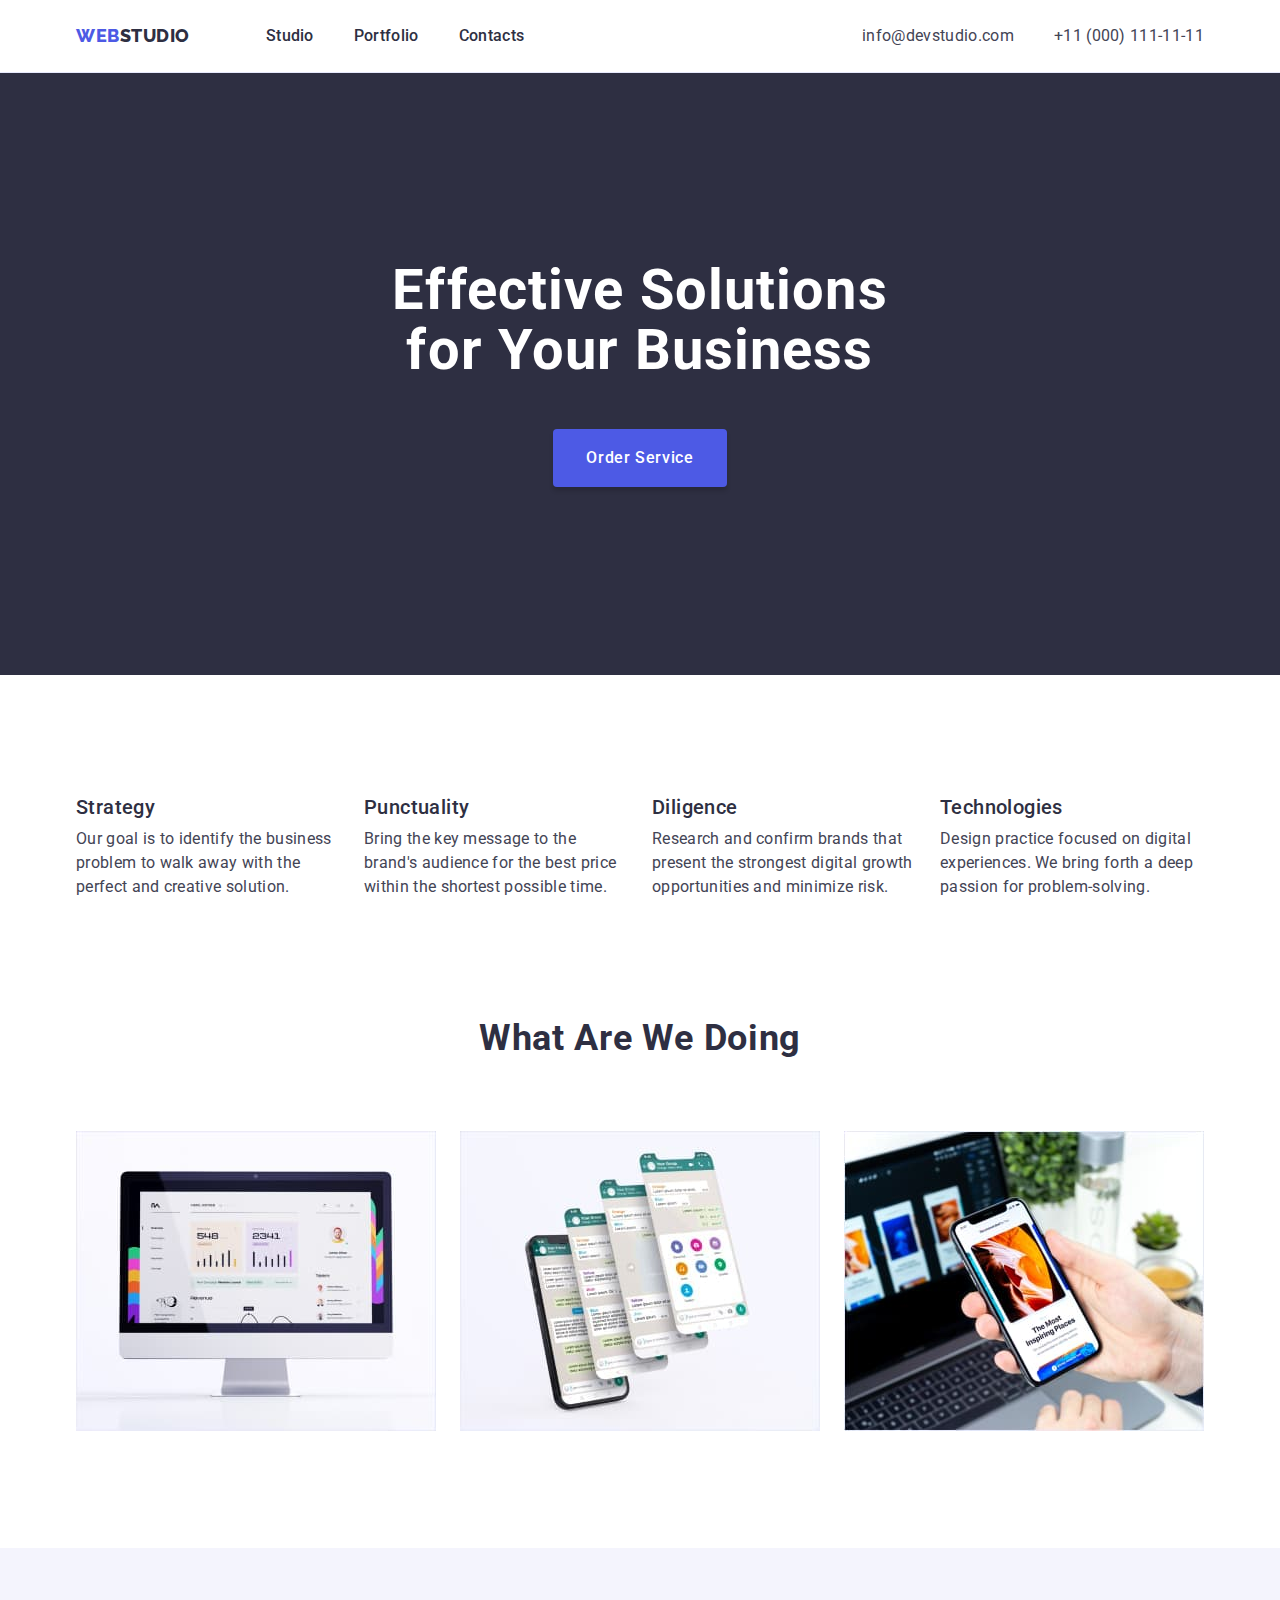
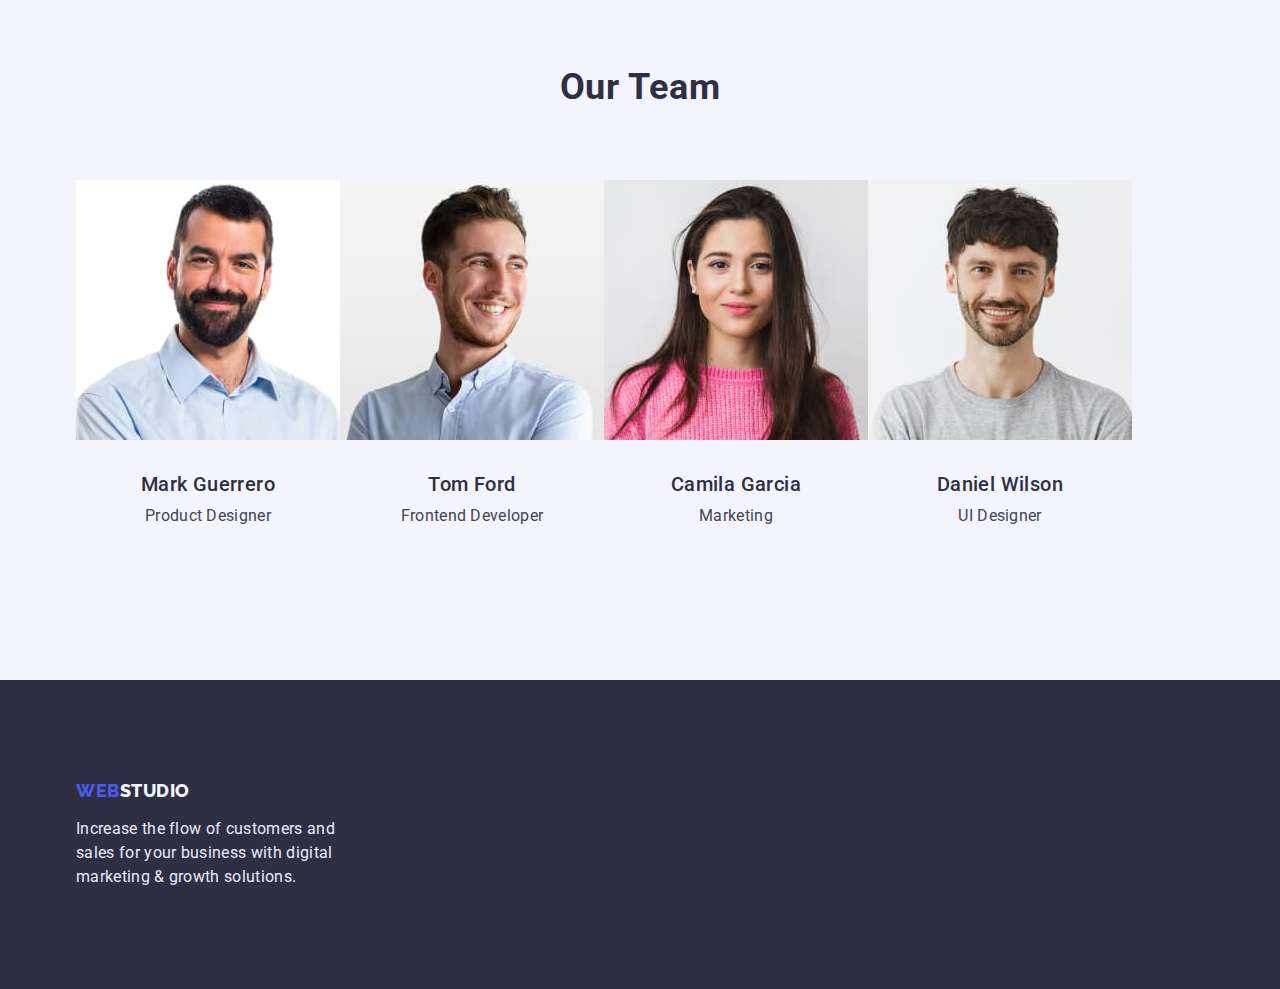
<file: index.html>
<!DOCTYPE html>
<html lang="en">

<head>
  <meta charset="UTF-8">
  <meta http-equiv="X-UA-Compatible" content="IE=edge">
  <meta name="viewport" content="width=device-width, initial-scale=1.0">
  <title>Document</title>

  <link rel="preconnect" href="https://fonts.googleapis.com">
  <link rel="preconnect" href="https://fonts.gstatic.com" crossorigin>
  <link href="https://fonts.googleapis.com/css2?family=Roboto:wght@400;500;700&display=swap" rel="stylesheet">
  <link rel="preconnect" href="https://fonts.googleapis.com">
  <link rel="preconnect" href="https://fonts.gstatic.com" crossorigin>
  <link href="
https://cdn.jsdelivr.net/npm/modern-normalize@1.1.0/modern-normalize.min.css
" rel="stylesheet">
  <link href="https://fonts.googleapis.com/css2?family=Raleway:wght@800&display=swap" rel="stylesheet">
  <link rel="stylesheet" href="./css/styles.css">
</head>

<body>

  <header class="page-header">
<div class="heder-content container">
  <nav class="nav-box ">

    <a class="logo link" href="./index.html"> WEB<span class="logo-thema-light">Studio</span></a>
    <ul class="menu list">
      <li class="menu-item"><a class="menu-item-link link" href="./index.html">Studio</a></li>
      <li class="menu-item"><a class="menu-item-link link" href="./portfolio.html">Portfolio</a></li>
      <li class="menu-item"><a class="menu-item-link link" href="">Contacts</a></li>
    </ul>
  </nav>


  <address class="contacts-box">
    <ul class=" contacts-list list">
      <li class="contacts-list-item"> <a class="contacts-item link"
          href="mailto:info@devstudio.com">info@devstudio.com</a></li>
      <li class="contacts-list-item"> <a class="contacts-item link" href="tel:+110001111111">+11 (000) 111-11-11</a>
      </li>
    </ul>
  </address>

</div>
    

  </header>

  <main>
    <!-- Банер -->

    <section class="hero-section">
      <div class="container">
        <h1 class="main-title">Effective Solutions
          for Your Business
        </h1>
        <button class="modal-btn" type="button">Order Service</button>
      </div>

    </section>

    <!-- Переваги компанії -->


    <section class="privilage-section">
      <div class="privilage-container container">
        <h2 hidden class=" .visually-hidden">Privilage</h2>
        <ul class="privilage-list list">
          <li class="privilage-list-item">
            <h3 class="privilege-title list-title">Strategy</h3>
            <p class="text">Our goal is to identify the business
              problem to walk away with the perfect and creative solution. </p>
          </li>
          <li class="privilage-list-item">
            <h3 class="privilege-title list-title">Punctuality</h3>
            <p class="text">Bring the key message
              to the brand's audience for the best price within the shortest possible time.</p>
          </li>
          <li class="privilage-list-item">
            <h3 class="privilege-title list-title">Diligence</h3>
            <p class="text">Research and confirm brands that present the strongest digital growth opportunities and
              minimize risk.</p>
          </li>
          <li class="privilage-list-item">
            <h3 class="privilege-title list-title">Technologies</h3>
            <p class="text">Design practice focused on digital experiences. We bring forth a deep passion for
              problem-solving.</p>
          </li>
        </ul>
      </div>
    </section>


    <!-- що ми робимо -->

    <section class="about-section">

      <div class="container">
        <h2 class="about-title section-title">What are we doing</h2>
        <ul class="about-list list">

          <li class="about-list-item">
            <img src="./images/site.jpg" alt="site" width="360" height="300">
          </li>
          <li class="about-list-item">
            <img src="./images/mobile-add.jpg" alt="mobile application" width="360" height="300">
          </li>
          <li class="about-list-item">
            <img src="./images/complex-servise.jpg" alt="comprehensive service" width="360" height="300">
          </li>
        </ul>
      </div>

    </section>



    <!-- наша команда -->


    <section class="team-section">
      <div class="team-card container">
        <h2 class="team-title section-title">Our Team</h2>

        <ul class="team-list list">

          <li class="team-list-item">
            <img src="./images/mark-guerrero.jpg" alt="Mark Guerrero" width="264" height="260">
            <div class="team-item-text">
              <h3 class="list-title">Mark Guerrero</h3>
              <p class="text">Product Designer</p>
            </div>
          </li>

          <li class="team-list-item">
            <img src="./images/tom-ford.jpg" alt="Tom Ford" width="264" height="260">
            <div class="team-item-text">
              <h3 class="list-title">Tom Ford</h3>
              <p class="text">Frontend Developer</p>
            </div>

          </li>
          <li class="team-list-item">
            <img src="./images/camila-garsia.jpg" alt="Camila Garcia" width="264" height="260">
            <div class="team-item-text">
              <h3 class="list-title">Camila Garcia</h3>
              <p class="text">Marketing</p>
            </div>

          </li>
          <li class="team-list-item">
            <img src="./images/daniel-wilson.jpg" alt="Daniel Wilson" width="264" height="260">
            <div class="team-item-text">
              <h3 class="list-title">Daniel Wilson</h3>
              <p class=" text">UI Designer</p>
            </div>

          </li>
        </ul>
      </div>


    </section>
  </main>



  <footer class="footer-container">


    <div class="container">

      <a class="footer-logo link" href="./index.html">WEB<span class="logo-thema-dark">Studio</span></a>
      <p class="footer-text text">Increase the flow of customers and sales for your business with digital marketing &
        growth
        solutions.
      </p>
    </div>

  </footer>


</body>

</html>
</file>
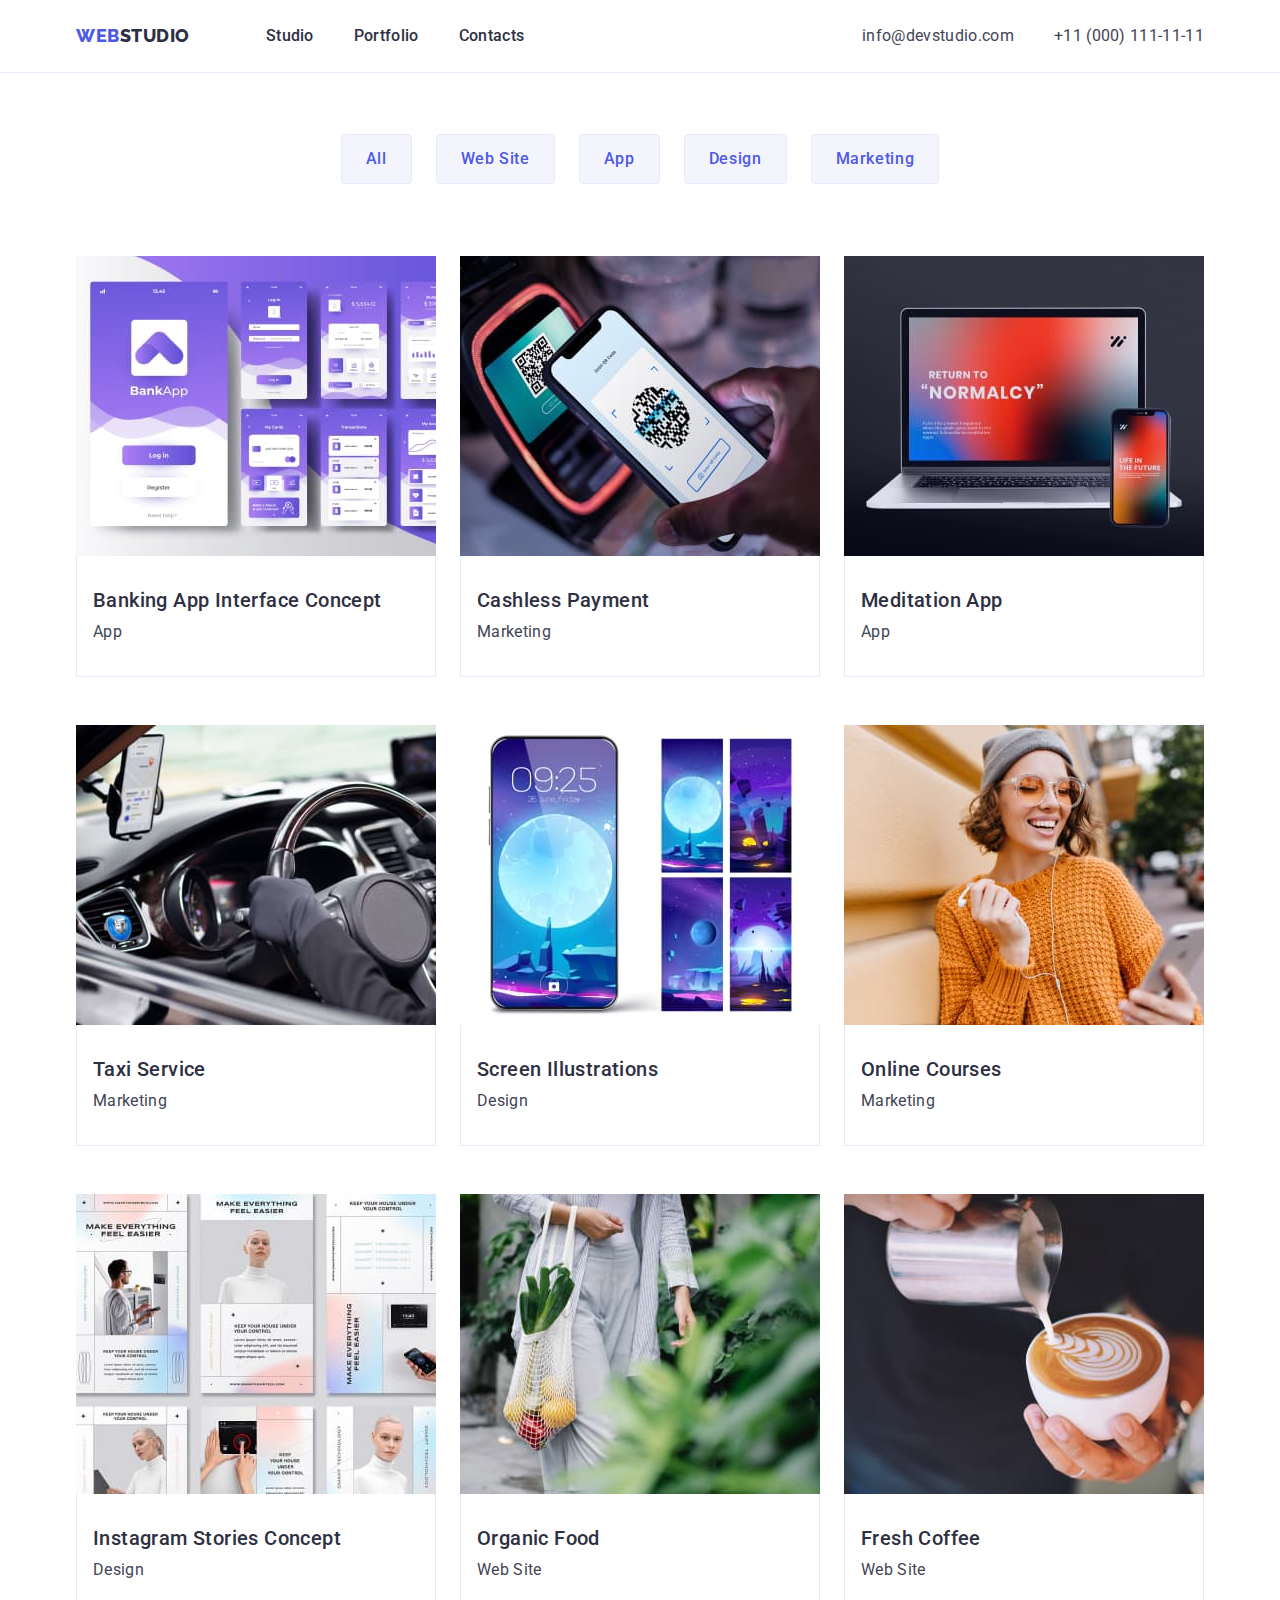
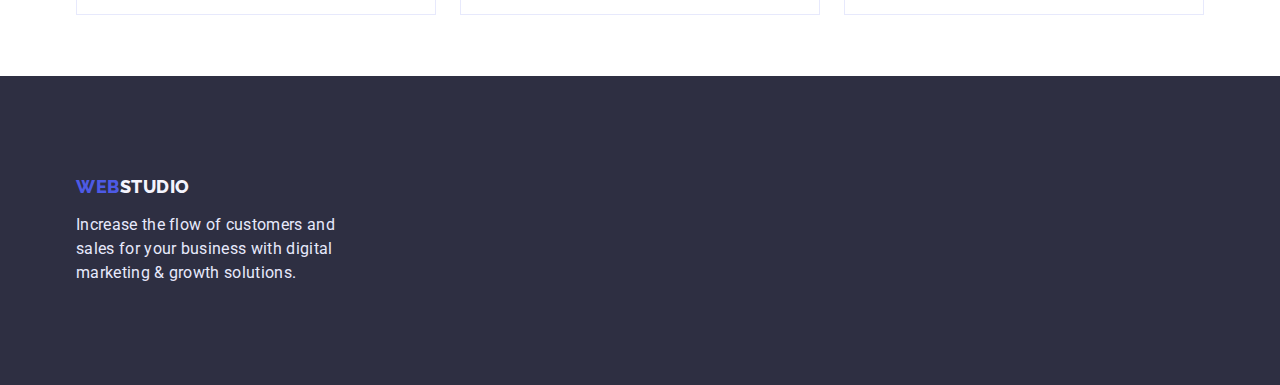
<file: portfolio.html>
<!DOCTYPE html>
<html lang="en">

<head>
    <meta charset="UTF-8">
    <meta http-equiv="X-UA-Compatible" content="IE=edge">
    <meta name="viewport" content="width=device-width, initial-scale=1.0">
    <title>Document</title>
   
    <link rel="preconnect" href="https://fonts.googleapis.com">
    <link rel="preconnect" href="https://fonts.gstatic.com" crossorigin>
    <link href="https://fonts.googleapis.com/css2?family=Roboto:wght@400;500;700&display=swap" rel="stylesheet">
    <link rel="preconnect" href="https://fonts.googleapis.com">
    <link rel="preconnect" href="https://fonts.gstatic.com" crossorigin>
    <link href="
  https://cdn.jsdelivr.net/npm/modern-normalize@1.1.0/modern-normalize.min.css
  " rel="stylesheet">
    <link href="https://fonts.googleapis.com/css2?family=Raleway:wght@800&display=swap" rel="stylesheet">
    <link rel="stylesheet" href="./css/styles.css">
  </head>

<body>
    <header class="page-header">
        <div class="heder-content container">
          <nav class="nav-box ">
        
            <a class="logo link" href="./index.html"> WEB<span class="logo-thema-light">Studio</span></a>
            <ul class="menu list">
              <li class="menu-item"><a class="menu-item-link link" href="./index.html">Studio</a></li>
              <li class="menu-item"><a class="menu-item-link link" href="./portfolio.html">Portfolio</a></li>
              <li class="menu-item"><a class="menu-item-link link" href="">Contacts</a></li>
            </ul>
          </nav>
        
        
          <address class="contacts-box">
            <ul class=" contacts-list list">
              <li class="contacts-list-item"> <a class="contacts-item link"
                  href="mailto:info@devstudio.com">info@devstudio.com</a></li>
              <li class="contacts-list-item"> <a class="contacts-item link" href="tel:+110001111111">+11 (000) 111-11-11</a>
              </li>
            </ul>
          </address>
        
        </div>
            
        
          </header>
        

    <main>

        <section class="portfolio-section">
            <div class="container">
                <h1 hidden class=".visually-hidden">Portfolio</h1>
                <ul class="filter-list list">
                    <li class="filter-item"> <button class="filter-btn" type="button">All</button></li>
                    <li class="filter-item"><button class="filter-btn" type="button">Web Site</button></li>
                    <li class="filter-item"><button class="filter-btn" type="button">App</button></li>
                    <li class="filter-item"><button class="filter-btn" type="button">Design</button></li>
                    <li class="filter-item"><button class="filter-btn" type="button">Marketing</button></li>
                </ul>
    
    
                <ul class="portfolio-list list">
                    <li class="portfolio-item">
                        <a class="link" href=""><img src="./images/bank.jpg" alt="Banking App" width="360" height="300">
                            <div class="portfolio-item-text">
                                <h2 class="portfolio-title list-title">Banking App Interface Concept</h2>
                                <p class="text">App</p>
                            </div>
                        </a>
                    </li>
                    <li class="portfolio-item">
                        <a class="link" href=""><img src="./images/cashless.jpg" alt="Cashless Payment" width="360"
                                height="300">
                            <div class="portfolio-item-text">
                                <h2 class="portfolio-title list-title">Cashless Payment</h2>
                                <p class="text">Marketing</p>
                            </div>
                        </a>
                    </li>
                    <li class="portfolio-item">
                        <a class="link" href=""><img src="./images/meditation.jpg" alt="Meditaion App" width="360"
                                height="300">
                            <div class="portfolio-item-text">
                                <h2 class="portfolio-title list-title">Meditation App</h2>
                                <p class="text">App</p>
                            </div>
                        </a>
                    </li>
    
                    <li class="portfolio-item">
                        <a class="link" href=""><img src="./images/taxi.jpg" alt="Taxi Service" width="360" height="300">
                            <div class="portfolio-item-text">
                                <h2 class="portfolio-title list-title">Taxi Service</h2>
                                <p class="text">Marketing </p>
                            </div>
                        </a>
                    </li>
                    <li class="portfolio-item">
                        <a class="link" href=""><img src="./images/screen.jpg" alt="Screen Illustrations" width="360"
                                height="300">
                            <div class="portfolio-item-text">
                                <h2 class="portfolio-title list-title">Screen Illustrations</h2>
                                <p class="text">Design</p>
                            </div>
                        </a>
                    </li>
    
                    <li class="portfolio-item">
                        <a class="link" href=""><img src="./images/online-courses.jpg" alt="Online Courses" width="360"
                                height="300">
                            <div class="portfolio-item-text">
                                <h2 class="portfolio-title list-title">Online Courses</h2>
                                <p class="text">Marketing</p>
                            </div>
                        </a>
                    </li>
    
    
                    <li class="portfolio-item">
                        <a class="link" href=""><img src="./images/instastories.jpg" alt="Instagram Stories " width="360"
                                height="300">
                            <div class="portfolio-item-text">
                                <h2 class="portfolio-title list-title">Instagram Stories Concept</h2>
                                <p class="text">Design</p>
                            </div>
                        </a>
                    </li>
                    <li class="portfolio-item">
                        <a class="link" href=""><img src="./images/food.jpg" alt="Food" width="360" height="300">
                            <div class="portfolio-item-text">
                                <h2 class="portfolio-title list-title">Organic Food</h2>
                                <p class="text">Web Site</p>
                            </div>
                        </a>
                    </li>
    
                    <li class="portfolio-item">
                        <a class="link" href=""><img src="./images/coffee.jpg" alt="Coffee" width="360" height="300">
                            <div class="portfolio-item-text">
                                <h2 class="portfolio-title list-title">Fresh Coffee</h2>
                                <p class="text">Web Site</p>
                            </div>
                        </a>
                    </li>
    
    
                </ul>
            </div>
          
        </section>
    </main>


    <footer class="footer-container">


        <div class="container">

            <a class="footer-logo link" href="./index.html">WEB<span class="logo-thema-dark">Studio</span></a>
            <p class="footer-text text">Increase the flow of customers and sales for your business with digital
                marketing & growth
                solutions.
            </p>
        </div>

    </footer>
</body>

</html>
</file>
<file: css/styles.css>
:root {
  --accent-color: #4d5ae5;
  --primary-text-color: #434455;
  --nav-color: #2e2f42;
  --title-color: #2e2f42;
  --nav-accent-color: #404bbf;
  --text-thema-dark-color: #E7E9FC;
  --background-section-color: #f4f4fd;
  
}
body {
  background-color: #ffffff;
  font-family: "Roboto", sans-serif;
  font-weight: 400;

  color: var(--primary-text-color);
}

.link {
  text-decoration: none;
}
.list {
  list-style-type: none;
}
/* ---F----компоненти-------- */
.container {
  width: 1158px;
  padding-left: 15px;
  padding-right: 15px;
  margin-left: auto;
  margin-right: auto;
}
.list-title {
  margin-bottom: 8px;
  font-weight: 500;
  font-size: 20px;
  line-height: 1.2;
  letter-spacing: 0.02em;
  color: var(--title-color);
}

.text {
  font-size: 16px;
  line-height: 1.5;
  letter-spacing: 0.02em;
  color: var(--primary-text-color);
}
.section-title {
  font-weight: 700;
  font-size: 36px;
  line-height: 1.11;
  text-align: center;
  letter-spacing: 0.02em;
  text-transform: capitalize;
  color: var(--title-color);
}

h1,
h2,
h3,
h4,
p {
  margin-top: 0;
  margin-bottom: 0;
}

ul {
  margin-top: 0;
  margin-bottom: 0;
  padding-left: 0;
}

img {
  display: block;
}

.visually-hidden {
  position: absolute;
  width: 1px;
  height: 1px;
  margin: -1px;
  border: 0;
  padding: 0;
  white-space: nowrap;
  clip-path: inset(100%);
  clip: rect(0 0 0 0);
  overflow: hidden;
}
/* -------/компоненти-------- */
/* -------шапка------- */
.page-header {
 
  border-bottom: 1px solid #E7E9FC;
}
.heder-content{
  display: flex;
  align-items: center;
}
nav {
  display: flex;
  align-items: center;
}
.menu {
  display: flex;
  margin-left: 76px;
}
.menu-item:not(:last-child) {
  margin-right: 40px;
}

.logo {

  color: var(--accent-color);
  font-family: "Raleway", sans-serif;
  font-weight: 800;
  font-size: 18px;
  line-height: 1.17;
  
  letter-spacing: 0.03em;
  text-transform: uppercase;
  border: none;
}
.logo-thema-light {
  color: var(--nav-color);
}
.menu-item-link {
  display: block;
  padding-top: 24px;
  padding-bottom: 24px;

  font-style: normal;
  font-weight: 500;
  font-size: 16px;
  line-height: 1.5;
  letter-spacing: 0.02em;
  color: var(--nav-color);
}

.link:hover,
.link:focus {
  color: var(--nav-accent-color);
}

.contacts-box {
  font-style: normal;
  margin-left: auto;
}
.contacts-list {
  display: flex;
}
.contacts-list-item:nth-child(1) {
  margin-right: 40px;
}
.contacts-item {
  display: block;
  padding-top: 24px;
  padding-bottom: 24px;

  color: var(--primary-text-color);
  font-size: 16px;
  line-height: 1.5;
  letter-spacing: 0.02em;
}

/* -------/шапка------- */
/*-------- банер -------*/

.hero-section {
  text-align: center;
  background-color: #2e2f42;
  padding-top: 188px;
  padding-bottom: 188px;
}
.main-title {
  margin-bottom: 48px;
  width: 496px;

  margin-left: auto;
  margin-right: auto;
  font-weight: 700;
  font-size: 56px;
  line-height: 1.07;
  letter-spacing: 0.02em;

  color: #ffffff;
}

.modal-btn {
  display: inline-block;
  padding: 16px 32px 16px 32px;

  font-family: "Roboto", sans-serif;
  font-weight: 500;
  font-size: 16px;
  line-height: 1.5;
  letter-spacing: 0.04em;
  color: #ffffff;
  background-color: var(--accent-color);
  box-shadow: 0px 4px 4px rgba(0, 0, 0, 0.15);
  border-radius: 4px;
  cursor: pointer;
  border: 1px solid transparent;
}

.modal-btn:hover,
.modal-btn:focus {
  background-color: #404bbf;
}
/*-------- /банер -------*/

/* ----переваги компанії---- */

.privilage-section {

  padding: 120px 0;
}

.privilage-container {
 
}

.privilage-list {
  display: flex;
  justify-content: space-between;
}

.privilage-list-item {
  max-width: 264px;
}



/* ----/переваги компанії---- */

/* =======що робимо======== */
.about-section {
  padding-bottom: 117px;
}
.about-title {
  margin-bottom: 72px;
}
.about-list {
  display: flex;
  justify-content: space-between;
}

/* =============команда =========*/
.team-section {
  background-color: var(--background-section-color);
  padding-top: 120px;
  padding-bottom: 120px;
}

.team-card{
  background-color: var(--background-section-color);

}
.team-title {
  margin-bottom: 72px;
}
.team-list {
  display: flex;
  flex-wrap: wrap;
  /* gap: 24px; */
}
.team-list-item {
  text-align: center;
  /* width: 264px;  */
  flex-basis: calc((100%-72px) / 4);
}
.team-list-item:nth-child(4n) {
  margin-right: 0;
}
.team-item-text {
  padding-top: 32px;
  padding-bottom: 32px;
}

/* ==========футер======== */
.footer-container {
  padding: 100px 0;
  /* color: #e7e9fc; */
  background-color: #2e2f42;
 
}

.footer-logo {
  display: block;
  margin-bottom: 16px;
  color: var(--accent-color);

  font-family: "Raleway", sans-serif;
  font-weight: 800;
  font-size: 18px;
  line-height: 1.17;
  align-items: center;
  letter-spacing: 0.03em;
  text-transform: uppercase;
  border: none;
}

.logo-thema-dark {
  color: #f4f4fd;
}

.footer-text {
  width: 264px;
  color: var(--text-thema-dark-color);
}

/* =========2 сторінка  ========*/
.portfolio-section{
  padding: 61px 0;
}
.filter-list {
  display: flex;
  justify-content: center;
margin-bottom: 72px;
}

.filter-item:not(:last-child) {
  margin-right: 24px;
}

.filter-btn {
  padding: 12px 24px;
  
  font-family: "Roboto", sans-serif;
  color: var(--accent-color);
  background-color: #f4f4fd;
  font-weight: 500;
  font-size: 16px;
  line-height: 1.5;
  letter-spacing: 0.04em;

  border: 1px solid #e7e9fc;
  border-radius: 4px;
  cursor: pointer;
}
.filter-btn:focus,
.filter-btn:hover {
  color: #ffffff;
  background-color: #404bbf;
  box-shadow: 0px 3px 1px rgba(0, 0, 0, 0.1), 0px 2px 1px rgba(0, 0, 0, 0.08),
    0px 2px 2px rgba(0, 0, 0, 0.12);
  border-radius: 4px;
}

.portfolio-list {
  display: flex;
  flex-wrap: wrap;
  gap: 48px 24px;
}

.portfolio-item {
  /* width: 360px; */
  width: calc ((100%-48px)/3);
} 
 


.portfolio-item-text {
  padding: 32px 16px;
  border:1px solid #E7E9FC;
  border-top: none; 
}
</file>
